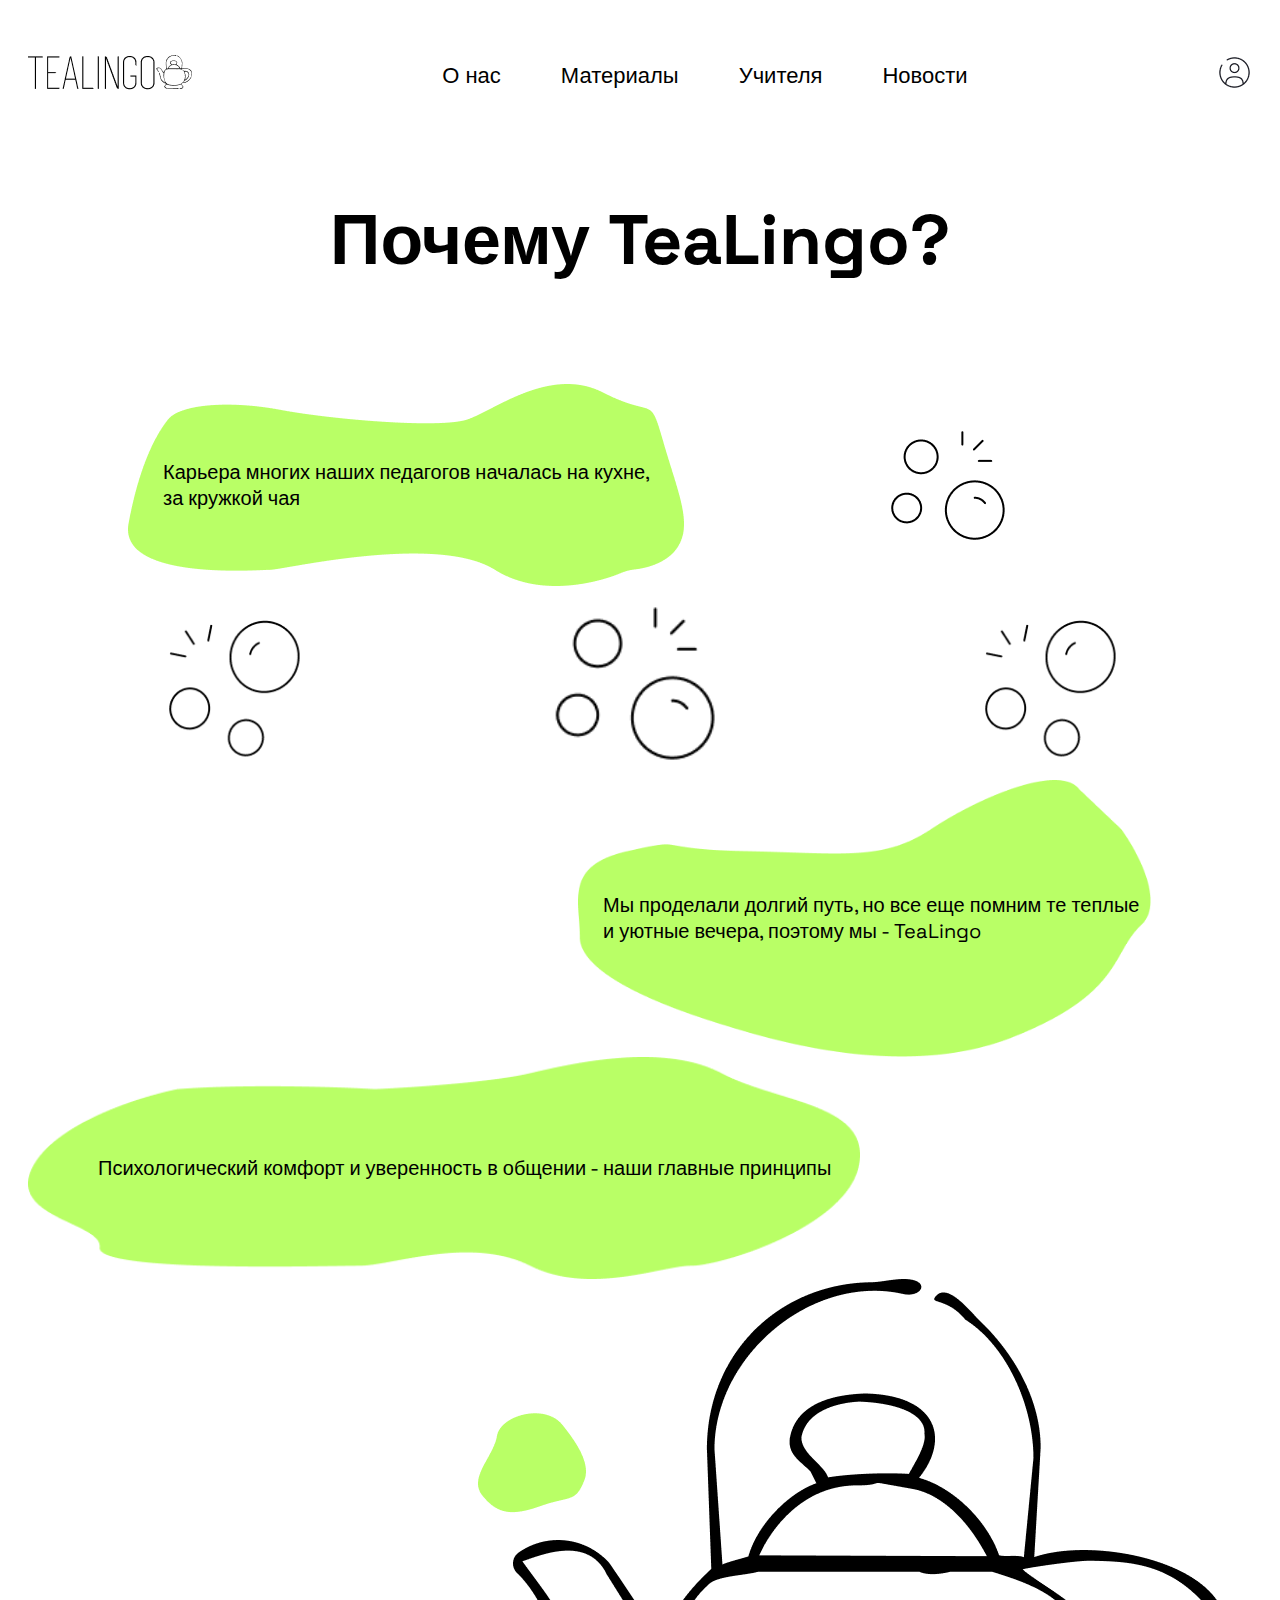
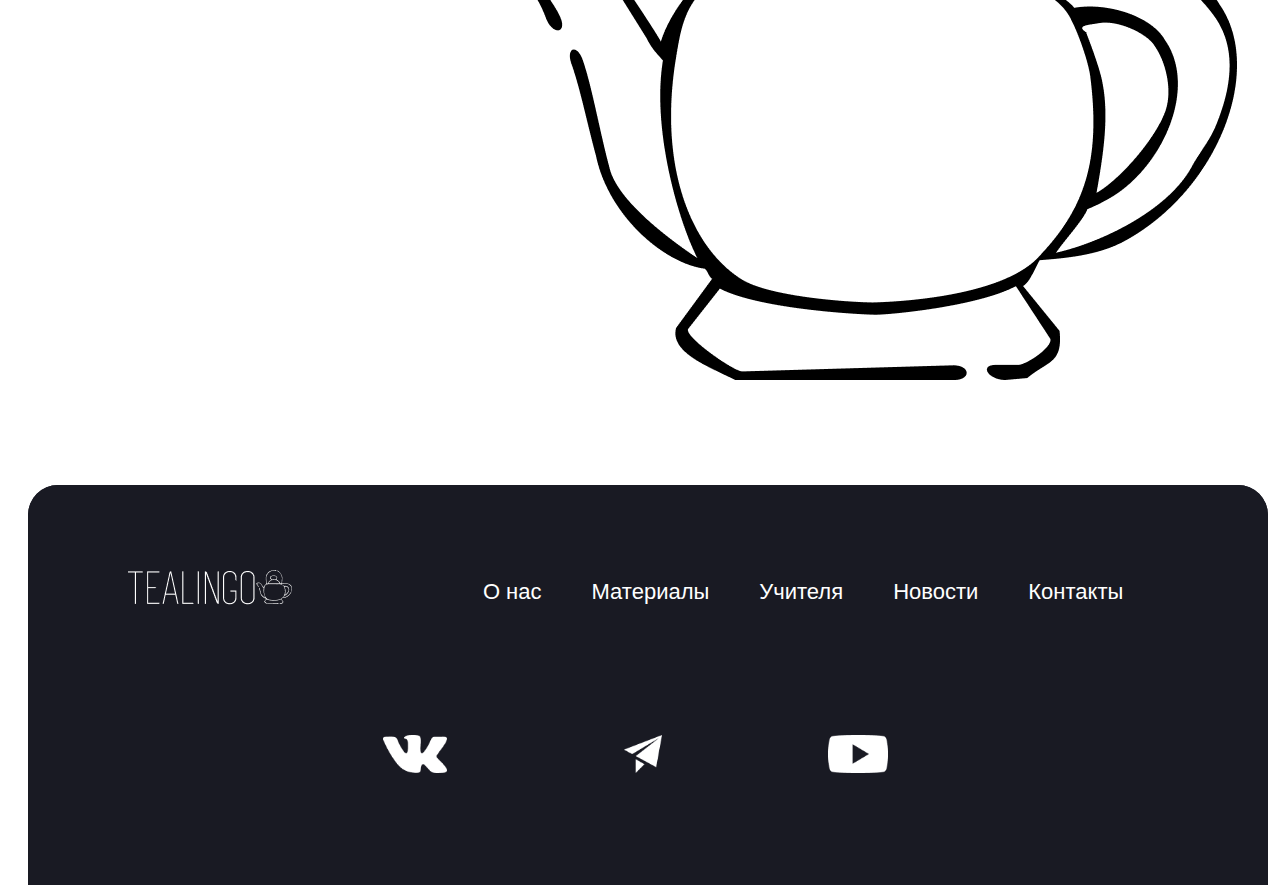
<file: about.html>
<!DOCTYPE html>
<html lang="en">

<head>
    <meta charset="UTF-8">
    <meta name="viewport" content="width=device-width, initial-scale=1.0">
    <title>TeaLingo</title>
    <link rel="preconnect" href="https://fonts.googleapis.com">
    <link rel="preconnect" href="https://fonts.gstatic.com" crossorigin>
    <link href="https://fonts.googleapis.com/css2?family=Space+Grotesk:wght@300..700&display=swap" rel="stylesheet">
    <link rel="stylesheet" href="./css/about.css">
</head>

<body>
    <header class="header">
        <div class="container">
            <div class="header-nav">
                <a href="index.html" class="logo">
                    <img src="./img/logo.png" alt="TeaLingo">
                </a>
                <nav class="nav">
                    <ul class="nav-list">
                        <li class="nav-item">
                            <a href="about.html" class="nav-link">О нас</a>
                        </li>
                        <li class="nav-item">
                            <a href="material.html" class="nav-link">Материалы</a>
                        </li>
                        <li class="nav-item">
                            <a href="teacher.html" class="nav-link">Учителя</a>
                        </li>
                        <li class="nav-item">
                            <a href="news.html" class="nav-link">Новости</a>
                        </li>
                    </ul>
                </nav>
                <ul class="user">
                    <li class="user-item">
                        <a href="#" class="user-link">
                            <img src="./img/user.png" alt="">
                        </a>
                    </li>
                </ul>
            </div>
        </div>
    </header>

    <main class="main">
        <div class="container">
            <h2 class="why">Почему TeaLingo?</h2>
            <div class="puddle-one">
                <img src="./img/puddle_one.png" class="puddle-one-img" alt="">
                <div class="puddle-one-text">Карьера многих наших педагогов началась на кухне,<br>за кружкой чая</div>
                <img src="./img/bubble.png" class="bubble-img-one" alt="">
            </div>
            <img src="./img/bubble_two.png" class="bubble-img-two" alt="">
            <img src="./img/bubble.png" class="bubble-img-two" alt="">
            <img src="./img/bubble_two.png" class="bubble-img-two" alt="">
            <div class="puddle-two">
                <img src="./img/puddle_two.png" class="puddle-two-img" alt="">
                <div class="puddle-two-text">
                    <p>Мы проделали долгий путь, но все еще помним те теплые<br> и уютные вечера,
                        поэтому мы - TeaLingo</p>
                </div>
                
            </div>
            
            <div class="puddle-three">
                <img src="./img/puddle_three.png" class="puddle-three-img" alt="">
                <div class="puddle-three-text">
                    Психологический комфорт и уверенность в общении - наши главные принципы
                </div>
            </div>
            <div class="teapot">
                <img src="./img/teapot.png" alt="">
            </div>
        </div>

    </main>

    <footer class="footer">
        <div class="container">
            <div class="footer-inner">
                <div class="footer-wrapper">
                    <a href="index.html" class="logo-footer">
                        <img src="./img/logo_white.png" alt="TeaLingo">
                    </a>
                    <nav class="nav-footer">
                        <ul class="nav-list-footer">
                            <li class="nav-item-footer">
                                <a href="about.html" class="nav-link-footer">О нас</a>
                            </li>
                            <li class="nav-item-footer">
                                <a href="material.html" class="nav-link-footer">Материалы</a>
                            </li>
                            <li class="nav-item-footer">
                                <a href="teacher.html" class="nav-link-footer">Учителя</a>
                            </li>
                            <li class="nav-item-footer">
                                <a href="news.html" class="nav-link-footer">Новости</a>
                            </li>
                            <li class="nav-item-footer">
                                <a href="#" class="nav-link-footer">Контакты</a>
                            </li>
                        </ul>
                    </nav>
                </div>
                <div class="social-network">
                    <a href="" class="">
                        <img src="./img/vk.png" class="social-icon" alt="">
                    </a>
                    <a href="" class="">
                        <img src="./img/tg.png" class="social-icon" alt="">
                    </a>
                    <a href="" class="">
                        <img src="./img/youtube.png" class="social-icon" alt="">
                    </a>
                </div>
            </div>
        </div>
    </footer>
</body>

</html>
</file>
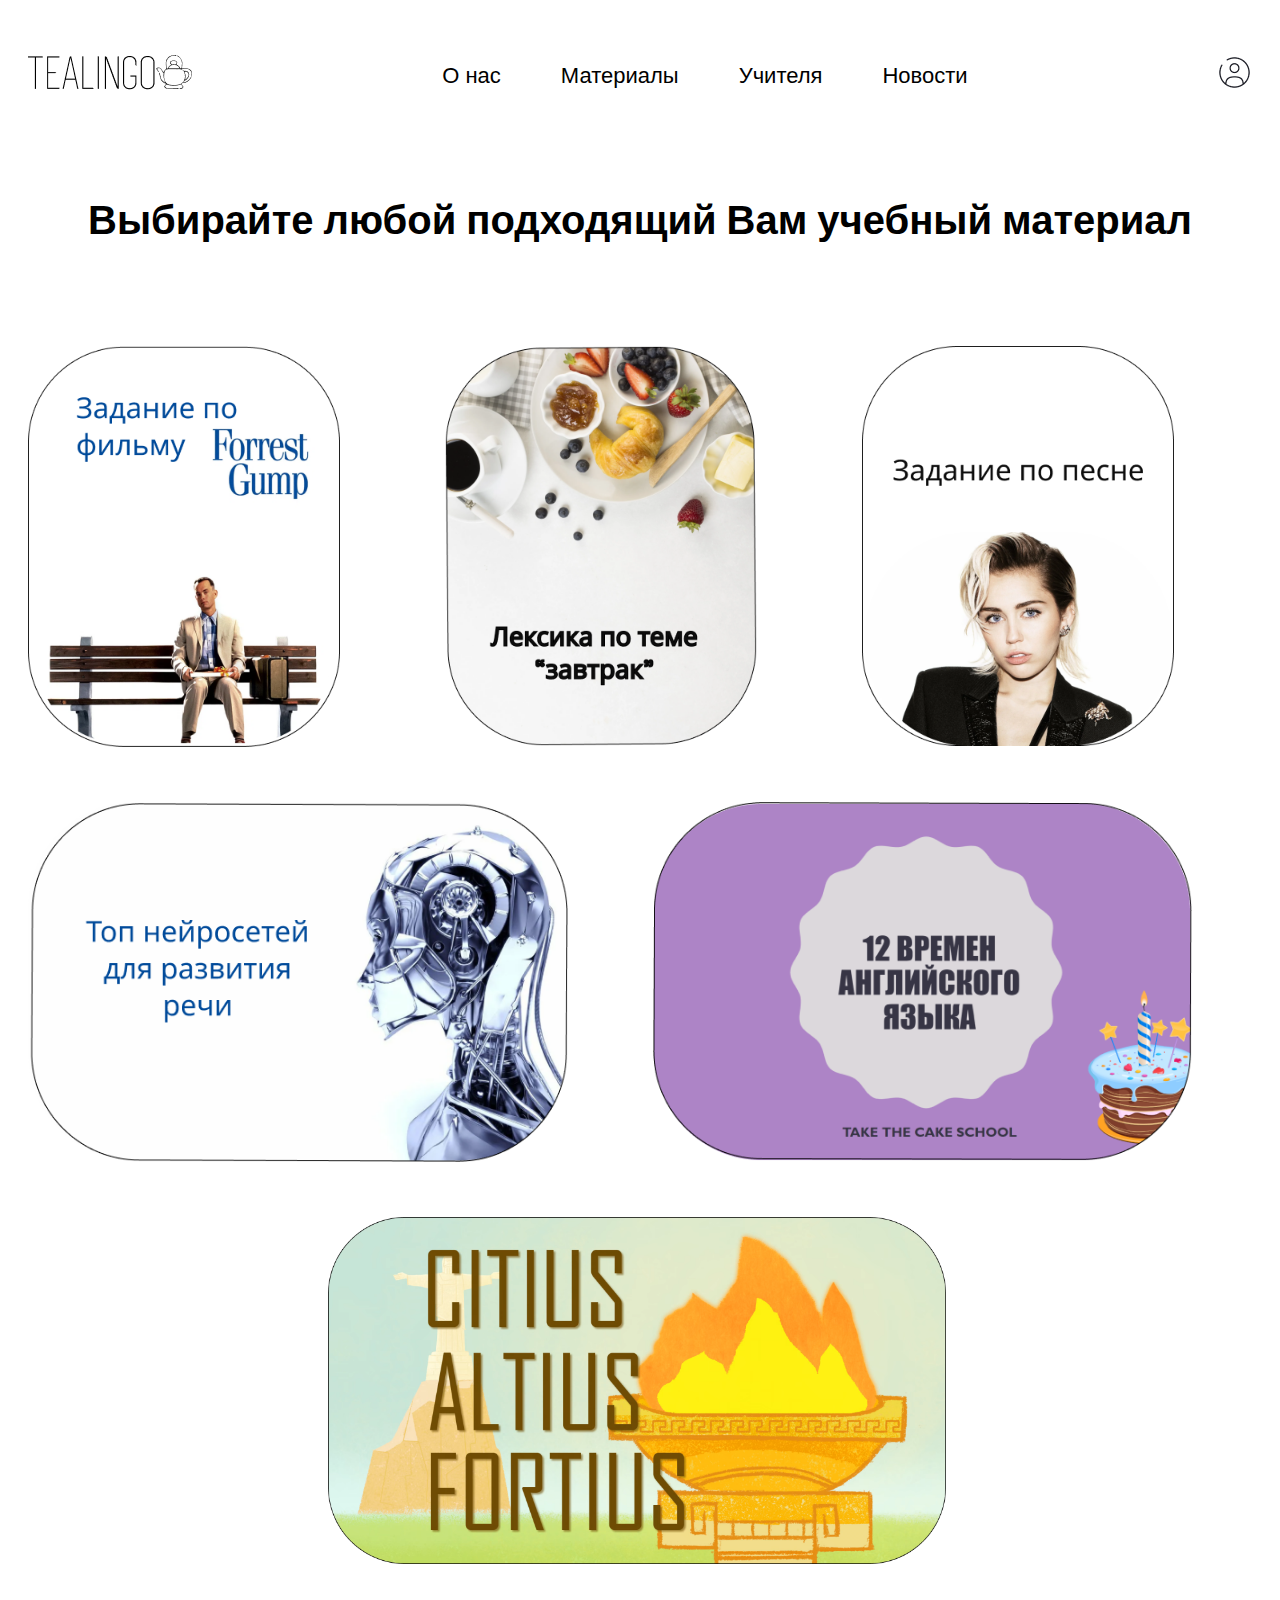
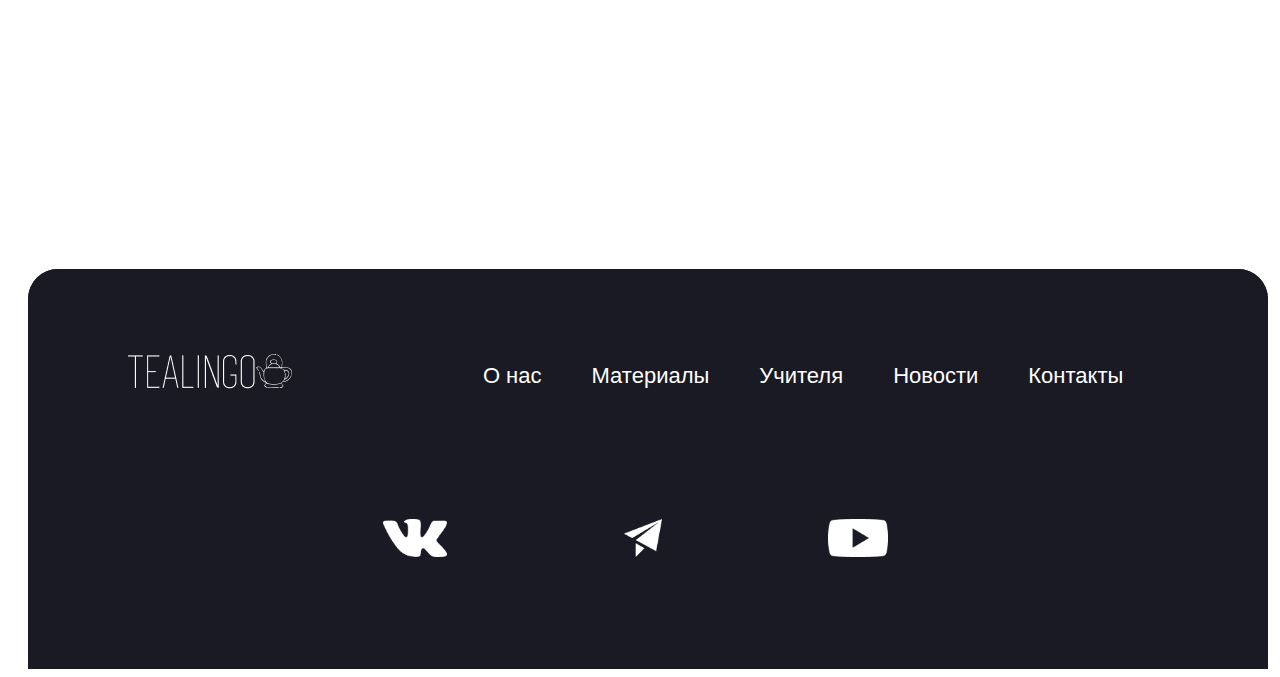
<file: material.html>
<!DOCTYPE html>
<html lang="en">

<head>
    <meta charset="UTF-8">
    <meta name="viewport" content="width=device-width, initial-scale=1.0">
    <title>TeaLingo</title>
    <link rel="preconnect" href="https://fonts.googleapis.com">
    <link rel="preconnect" href="https://fonts.gstatic.com" crossorigin>
    <link href="https://fonts.googleapis.com/css2?family=Space+Grotesk:wght@300..700&display=swap" rel="stylesheet">
    <link rel="stylesheet" href="./css/material.css">
</head>

<body>
    <header class="header">
        <div class="container">
            <div class="header-nav">
                <a href="index.html" class="logo">
                    <img src="./img/logo.png" alt="TeaLingo">
                </a>
                <nav class="nav">
                    <ul class="nav-list">
                        <li class="nav-item">
                            <a href="about.html" class="nav-link">О нас</a>
                        </li>
                        <li class="nav-item">
                            <a href="material.html" class="nav-link">Материалы</a>
                        </li>
                        <li class="nav-item">
                            <a href="teacher.html" class="nav-link">Учителя</a>
                        </li>
                        <li class="nav-item">
                            <a href="news.html" class="nav-link">Новости</a>
                        </li>
                    </ul>
                </nav>
                <ul class="user">
                    <li class="user-item">
                        <a href="#" class="user-link">
                            <img src="./img/user.png" alt="">
                        </a>
                    </li>
                </ul>
            </div>
        </div>
    </header>


    <main class="main">
        <div class="container">
            <h2 class="material-header">Выбирайте любой подходящий Вам учебный материал</h2>
            <div class="material">
                <div class="material-one">
                    <div class="forestGump">
                        <a href="https://drive.google.com/file/d/1omt0y7UHWGxRMgpFKwVzEIAIXzbzYTFF/view" class="forestGump-link">
                            <img src="./img/forest_gump.png" class="forestGump-img"  alt="">
                        </a>
                    </div>
                    <div class="breakfast">
                        <a href="https://drive.google.com/file/d/116mRbEaL5KCyE_wuqeYee7f9VII9IeyI/view">
                            <img src="./img/breakfast.png" class="breakfast-img" alt="">
                        </a>
                    </div>
                    <div class="song">
                        <a href="https://drive.google.com/file/d/1ChKPYSveqdqHY553zCTRvRjA56snAnLI/view">
                            <img src="./img/song.png" class="song-img" alt="">
                        </a>
                    </div>
                </div>
                <div class="material-two">
                    <div class="ai">
                        <a href="https://scipress.ru/philology/articles/vozmozhnosti-iskusstvennogo-intellekta-pri-obuchenii-inostrannym-yazykam.html" class="ai-link">
                            <img src="./img/ai_img.png" class="ai-img" alt="">
                        </a>
                    </div>
                    <div class="times">
                        <a href="https://docs.google.com/presentation/d/1HxKC_Eeq5FWYdOkrlU9kriQKC5xhnDnK/edit?usp=sharing&ouid=106135075922341166966&rtpof=true&sd=true" class="times-link">
                            <img src="./img/times_img.png" class="times-img" alt="">
                        </a>
                    </div>
                </div>
                <div class="sport">
                    <a href="https://www.youtube.com/watch?v=VdHHus8IgYA" class="sport-link">
                        <img src="./img/sport.png" class="sport-img" alt="">
                    </a>
                </div>
            </div>
        </div>
    </main>

    <footer class="footer">
        <div class="container">
            <div class="footer-inner">
                <div class="footer-wrapper">
                    <a href="index.html" class="logo-footer">
                        <img src="./img/logo_white.png" alt="TeaLingo">
                    </a>
                    <nav class="nav-footer">
                        <ul class="nav-list-footer">
                            <li class="nav-item-footer">
                                <a href="about.html" class="nav-link-footer">О нас</a>
                            </li>
                            <li class="nav-item-footer">
                                <a href="material.html" class="nav-link-footer">Материалы</a>
                            </li>
                            <li class="nav-item-footer">
                                <a href="teacher.html" class="nav-link-footer">Учителя</a>
                            </li>
                            <li class="nav-item-footer">
                                <a href="news.html" class="nav-link-footer">Новости</a>
                            </li>
                            <li class="nav-item-footer">
                                <a href="#" class="nav-link-footer">Контакты</a>
                            </li>
                        </ul>
                    </nav>
                </div>
                <div class="social-network">
                    <a href="" class="social-network-link">
                        <img src="./img/vk.png" class="social-icon" alt="">
                    </a>
                    <a href="" class="social-network-link">
                        <img src="./img/tg.png" class="social-icon" alt="">
                    </a>
                    <a href="" class="social-network-link">
                        <img src="./img/youtube.png" class="social-icon" alt="">
                    </a>
                </div>
            </div>
        </div>
    </footer>
</body>

</html>
</file>
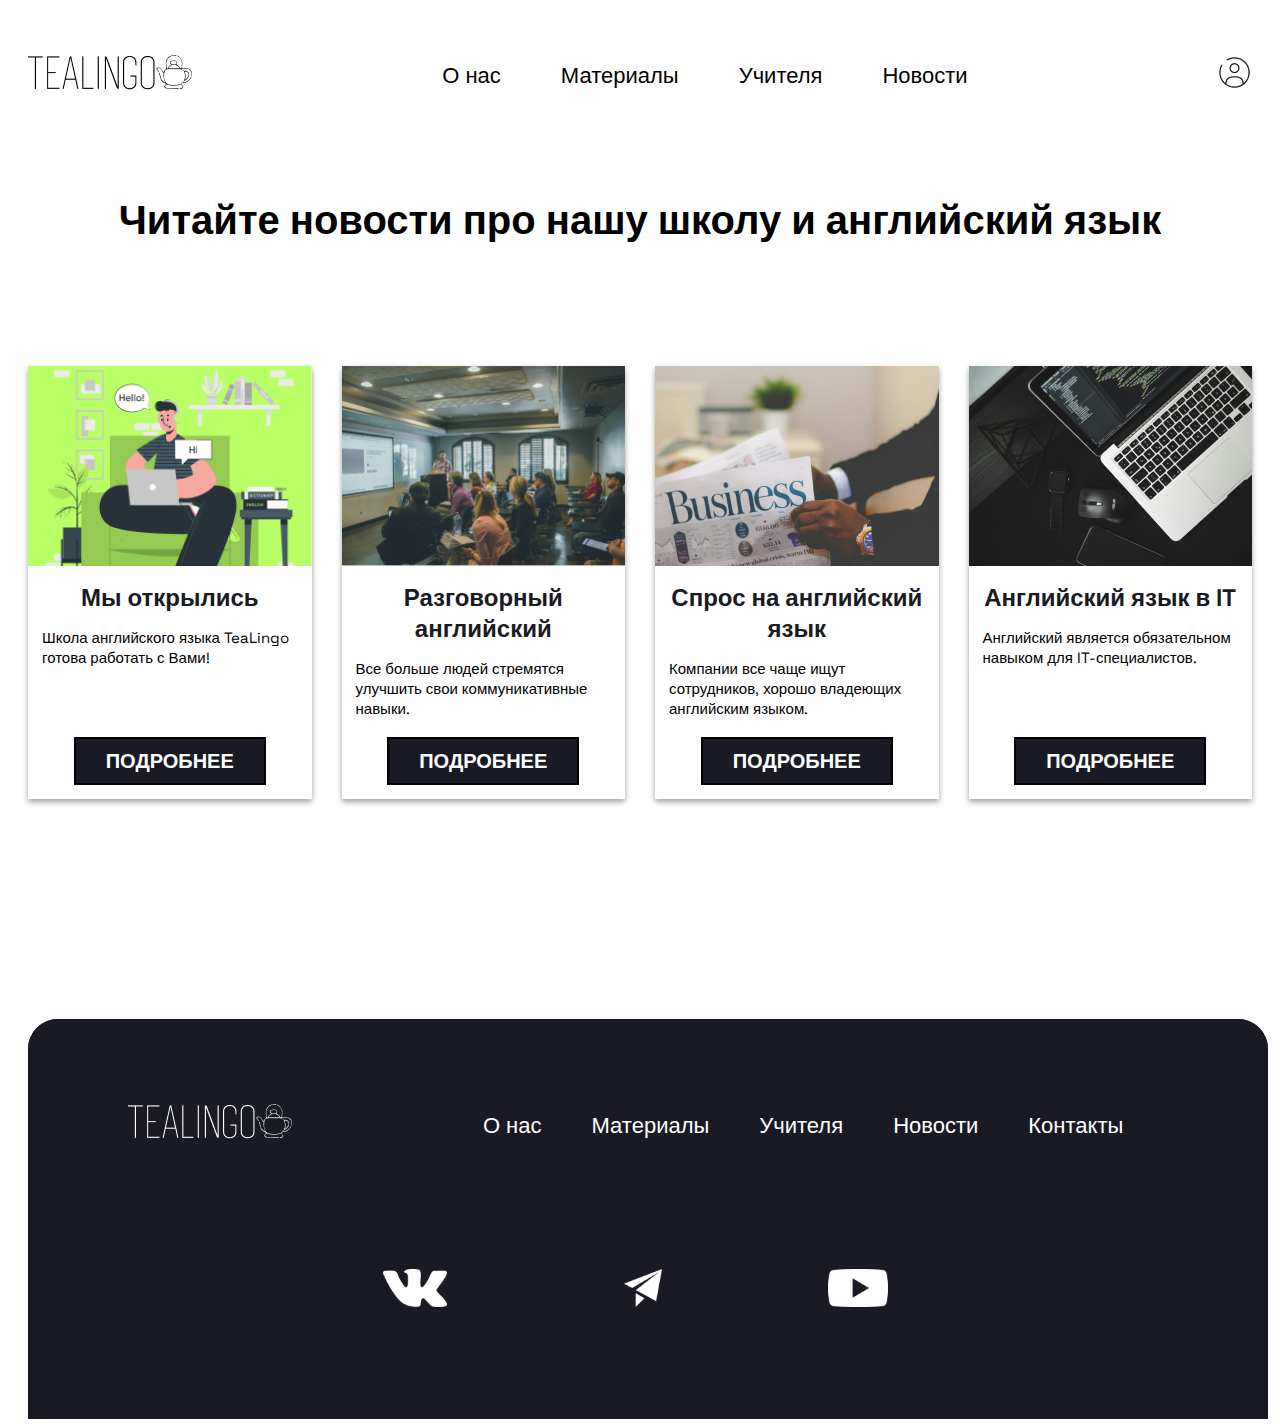
<file: news.html>
<!DOCTYPE html>
<html lang="en">
<head>
    <meta charset="UTF-8">
    <meta name="viewport" content="width=device-width, initial-scale=1.0">
    <title>TeaLingo</title>
    <link rel="preconnect" href="https://fonts.googleapis.com">
    <link rel="preconnect" href="https://fonts.gstatic.com" crossorigin>
    <link href="https://fonts.googleapis.com/css2?family=Space+Grotesk:wght@300..700&display=swap" rel="stylesheet">
    <link rel="stylesheet" href="./css/news.css">
</head>
<body>
    <header class="header">
        <div class="container">
            <div class="header-nav">
                <a href="index.html" class="logo">
                    <img src="./img/logo.png" alt="TeaLingo">
                </a>
                <nav class="nav">
                    <ul class="nav-list">
                        <li class="nav-item">
                            <a href="about.html" class="nav-link">О нас</a>
                        </li>
                        <li class="nav-item">
                            <a href="material.html" class="nav-link">Материалы</a>
                        </li>
                        <li class="nav-item">
                            <a href="teacher.html" class="nav-link">Учителя</a>
                        </li>
                        <li class="nav-item">
                            <a href="news.html" class="nav-link">Новости</a>
                        </li>
                    </ul>
                </nav>
                <ul class="user">
                    <li class="user-item">
                        <a href="#" class="user-link">
                            <img src="./img/user.png" alt="">
                        </a>
                    </li>
                </ul>
            </div>
        </div>
    </header>

    <main>
        <div class="container">
            <h2 class="news-header">Читайте новости про нашу школу и английский язык</h2>
            <section class="grid">
                <article class="grid-item">
                    <div class="image">
                        <img src="./img/news1.png" />
                    </div>
                    <div class="info">
                        <h2><b>Мы открылись</b></h2>
                        <div class="info-text">
                            <p>Школа английского языка TeaLingo готова работать с Вами!</p>
                        </div>
                        <div class="button-wrap">
                            <a class="atuin-btn" href="#">Подробнее</a>
                        </div>
                    </div>
                </article>
                
                <article class="grid-item">
                    <div class="image">
                        <img src="./img/news2.png" />
                    </div>
                    <div class="info">
                        <h2><b>Разговорный английский</b></h2>
                        <div class="info-text">
                            <p>Все больше людей стремятся улучшить свои коммуникативные навыки.</p>
                        </div>
                        <div class="button-wrap">
                            <a class="atuin-btn" href="#link">Подробнее</a>
                        </div>
                    </div>
                </article>  

                <article class="grid-item">
                    <div class="image">
                        <img src="./img/news3.png" />
                    </div>
                    <div class="info">
                        <h2><b>Спрос на английский язык</b></h2>
                        <div class="info-text">
                            <p>Компании все чаще ищут сотрудников, хорошо владеющих английским языком.</p>
                        </div>
                        <div class="button-wrap">
                            <a class="atuin-btn" href="#link">Подробнее</a>
                        </div>
                    </div>
                </article>  

                
                
                <article class="grid-item">
                    <div class="image">
                        <img src="./img/news4.png" />
                    </div>
                    <div class="info">
                        <h2><b>Английский язык в IT</b></h2>
                        <div class="info-text">
                            <p>Английский является обязательном навыком для IT-специалистов.</p>
                        </div>
                        <div class="button-wrap">
                            <a class="atuin-btn" href="#link">Подробнее</a>
                        </div>
                    </div>
                </article>    
            </section>
            </body>
            </html>
        </div>
    </main>

    <footer class="footer">
        <div class="container">
            <div class="footer-inner">
                <div class="footer-wrapper">
                    <a href="index.html" class="logo-footer">
                        <img src="./img/logo_white.png" alt="TeaLingo">
                    </a>
                    <nav class="nav-footer">
                        <ul class="nav-list-footer">
                            <li class="nav-item-footer">
                                <a href="about.html" class="nav-link-footer">О нас</a>
                            </li>
                            <li class="nav-item-footer">
                                <a href="material.html" class="nav-link-footer">Материалы</a>
                            </li>
                            <li class="nav-item-footer">
                                <a href="teacher.html" class="nav-link-footer">Учителя</a>
                            </li>
                            <li class="nav-item-footer">
                                <a href="news.html" class="nav-link-footer">Новости</a>
                            </li>
                            <li class="nav-item-footer">
                                <a href="#" class="nav-link-footer">Контакты</a>
                            </li>
                        </ul>
                    </nav>
                </div>
                <div class="social-network">
                    <a href="" class="social-network-link">
                        <img src="./img/vk.png" class="social-icon" alt="">
                    </a>
                    <a href="" class="social-network-link">
                        <img src="./img/tg.png" class="social-icon" alt="">
                    </a>
                    <a href="" class="social-network-link">
                        <img src="./img/youtube.png" class="social-icon" alt="">
                    </a>
                </div>
            </div>
        </div>
    </footer>
</body>
</html>
</file>
<file: css/about.css>
html {
    box-sizing: border-box;
}

*,
*::before,
*::after {
    box-sizing: inherit;
}

a {
    text-decoration: none;
    color: inherit;
}

ul {
    list-style: none;
}

.container {
    max-width: 1280px;
    margin: 0 auto;
    padding-right: 20px;
    padding-left: 20px;
}

body {
    font-family: "Space Grotesk", sans-serif;
}


/* Шапка-навигация */

.header-nav {
    display: flex;
    justify-content: space-between;
    max-height: 70px;
    align-items: center;
    font-weight: 400;
    font-size: 22px;
    margin-top: 40px;
}

.logo {}

.nav {}

.nav-list {
    display: flex;
    align-items: center;
    gap: 0 60px;
}

.user {
    display: flex;
    align-items: center;
}

.why {
    margin-top: 85px;
    display: flex;
    justify-content: center;
    align-items: center;
    font-size: 70px;
    font-weight: 700;
    margin-bottom: 100px;
}

.puddle-one {
    margin-left: 100px;
    position: relative;
    display: flex;
    align-items: center;
    
}

.puddle-one-text {
    position: absolute;
    margin-left: 35px;
    width: 100%;
    font-size: 20px;
}

.puddle-one-img {}

.puddle-two {
    padding-left: 550px;
    position: relative;
    display: flex;
    align-items: center;
   
}

.puddle-two-text {
    position: absolute;
    margin-left: 25px;
    width: 100%;
    font-size: 20px;
}

.puddle-two-img {
    width: 85%;
}

.puddle-three {
    position: relative;
    display: flex;
    align-items: center;
    
}

.puddle-three-text {
    position: absolute;
    margin-left: 70px;
    width: 100%;
    font-size: 20px;
}

.puddle-three-img {
    width: 68%;
}

.teapot{
    margin-left: 450px;
}

.bubble-img-one{
    margin-left: 200px;
}

.bubble-img-two{
    padding-left: 110px;
    padding-right: 110px;
    width: 33%;
}

.footer-inner {
    margin-top: 100px;
    width: 1240px;
    height: 400px;
    border-top-left-radius: 30px;
    border-top-right-radius: 30px;
    background-color: #191A23;
}

.footer-wrapper{
    color: #fff;
    display: flex;
    width: 1240px;
    height: 100px;
    border-top-left-radius: 30px;
    border-top-right-radius: 30px;
    background-color: #191A23;
    padding-top: 70px;
    padding-left: 100px;
    
}

.logo-footer{
    margin-top: 15px;
    padding-right: 150px;
}

.nav-list-footer {
    display: flex;
    font-size: 22px;
    gap: 0 50px;
}

.nav-footer{
    
}

.social-network{
    margin-top: 150px;
    align-items: center;
    justify-content: center;
    display: flex;
    gap: 150px;
}

.social-icon{
    width: 70%;
}
</file>
<file: css/material.css>
html {
    box-sizing: border-box;
}

*,
*::before,
*::after {
    box-sizing: inherit;
}

a {
    text-decoration: none;
    color: inherit;
}

ul {
    list-style: none;
}

.container {
    max-width: 1280px;
    margin: 0 auto;
    padding-right: 20px;
    padding-left: 20px;
}

body {
    font-family: "Space Grotesk", sans-serif;
}


/* Шапка-навигация */

.header-nav {
    display: flex;
    justify-content: space-between;
    max-height: 70px;
    align-items: center;
    font-weight: 400;
    font-size: 22px;
    margin-top: 40px;
}

.logo {}

.nav {}

.nav-list {
    display: flex;
    align-items: center;
    gap: 0 60px;
}

.user {
    display: flex;
    align-items: center;
}


.material-header {
    margin-top: 85px;
    display: flex;
    justify-content: center;
    align-items: center;
    font-size: 40px;
    font-weight: 700;
    margin-bottom: 100px;
}

.material {

}

.material-one {
    display: flex;
    justify-content: space-between;

}

.forestGump {
    
}

.breakfast{

}

.song{

}

.forestGump-link{}


.breakfast-link{}


.song-link{}


.forestGump-img{
    width: 80%;
}

.breakfast-img{
    width: 80%;
}

.song-img{
    width: 80%;
}

.material-two{
    margin-top: 50px;
    display: flex;
    justify-content: space-between;
}

.ai-img{
    width: 90%;
}

.times-img{
    width: 90%;
}

.sport{
margin-top: 50px;
display: flex;
justify-content: center;
align-items: center;
}

.sport-img{
width: 75%;
padding-left: 300px;
margin-bottom: 100px;
}

.footer-inner {
    margin-top: 200px;
    width: 1240px;
    height: 400px;
    border-top-left-radius: 30px;
    border-top-right-radius: 30px;
    background-color: #191A23;
}

.footer-wrapper{
    color: #fff;
    display: flex;
    width: 1240px;
    height: 100px;
    border-top-left-radius: 30px;
    border-top-right-radius: 30px;
    background-color: #191A23;
    padding-top: 70px;
    padding-left: 100px;
    
}

.logo-footer{
    margin-top: 15px;
    padding-right: 150px;
}

.nav-list-footer {
    display: flex;
    font-size: 22px;
    gap: 0 50px;
}

.nav-footer{
    
}

.social-network{
    margin-top: 150px;
    align-items: center;
    justify-content: center;
    display: flex;
    gap: 150px;
}

.social-icon{
    width: 70%;
}
</file>
<file: css/news.css>
html {
    box-sizing: border-box;
}

*,
*::before,
*::after {
    box-sizing: inherit;
}

a {
    text-decoration: none;
    color: inherit;
}

ul {
    list-style: none;
}

.container {
    max-width: 1280px;
    margin: 0 auto;
    padding-right: 20px;
    padding-left: 20px;
}

body {
    font-family: "Space Grotesk", sans-serif;
}


/* Шапка-навигация */

.header-nav {
    display: flex;
    justify-content: space-between;
    max-height: 70px;
    align-items: center;
    font-weight: 400;
    font-size: 22px;
    margin-top: 40px;
}

.logo {}

.nav {}

.nav-list {
    display: flex;
    align-items: center;
    gap: 0 60px;
}

.user {
    display: flex;
    align-items: center;
}


.news-header{
    margin-top: 85px;
    display: flex;
    justify-content: center;
    align-items: center;
    font-size: 40px;
    font-weight: 700;
    margin-bottom: 100px;
}

.grid {
    margin-top: 100px;
    display: grid;
    grid-template-columns: 1fr 1fr 1fr 1fr;
    column-gap: 30px;
    row-gap: 30px;
    padding: 20px 0;
}
/* Кол-во блоков на разных экранах */
@media only screen and (max-width: 1200px) {
    .grid {
        grid-template-columns: 1fr 1fr 1fr;
    }
}
@media only screen and (max-width: 900px) {
    .grid {
        grid-template-columns: 1fr 1fr;
    }
}
@media only screen and (max-width: 600px) {
    .grid {
        grid-template-columns: 1fr;
    }
}
.grid-item {
    box-shadow: 0 2px 5px rgba(0,0,0,0.2), 0 4px 6px rgba(0,0,0,0.2);
    transition: box-shadow .3s;
    width: 100%;
    height: 100%;  
}
.grid-item .image {
    height: 200px;
    overflow: hidden;
}
.grid-item .info {
    position: relative;
    height: calc(100% - 200px);
    padding: 16px 14px 80px 14px;
}
.grid-item:hover {
    box-shadow: 0 4px 12px rgba(0,0,0,0.2), 0 16px 20px rgba(0,0,0,0.2);
}
.grid-item .image img  {
      transition: transform 280ms ease-in-out;
    display: block;
    width: 100%;
    height: 100%;
    object-fit: cover;    
}
.grid-item:hover .image img  {
    transform: scale(1.1);
}
.info h2 {
    color: #191A23;
    font-size: 24px;
    font-weight: normal;
    margin: 0;
    text-align: center;
}
.info-text p {
    font-size: 15px;
    line-height: 20px;
    margin-bottom: 10px;
}
.info-text p:last-child {
    margin-bottom: 0;
}
.grid-item .button-wrap {
    display: block;
    width: 100%;
    position: absolute;
    bottom: 14px;
    left: 0;
    text-align: center;
}
/* Кнопка подробнее */
.atuin-btn {
    display: inline-flex;
    text-decoration: none;
    position: relative;
    font-size: 20px;
    line-height: 20px;
    padding: 12px 30px;
    color: #FFF;
    font-weight: bold;
    text-transform: uppercase; 
   
    background: #191A23;
    cursor: pointer; 
    border: 2px solid black;
}
.atuin-btn:hover,
.atuin-btn:active,
.atuin-btn:focus {
    color: #FFF;
}
.atuin-btn:after,
.atuin-btn:before {
    position: absolute;
    height: 2px;
    left: 50%;
    background: #191A23;
    bottom: -6px;
    content: "";
    transition: all 280ms ease-in-out;
    width: 0;
}
.atuin-btn:before {
    top: -6px;
}
.atuin-btn:hover:after,
.atuin-btn:hover:before,
.atuin-btn:active:after,
.atuin-btn:active:before,
.atuin-btn:focus:after,
.atuin-btn:focus:before {
    width: 100%;
    left: 0;
}

.footer-inner {
    margin-top: 200px;
    width: 1240px;
    height: 400px;
    border-top-left-radius: 30px;
    border-top-right-radius: 30px;
    background-color: #191A23;
}

.footer-wrapper{
    color: #fff;
    display: flex;
    width: 1240px;
    height: 100px;
    border-top-left-radius: 30px;
    border-top-right-radius: 30px;
    background-color: #191A23;
    padding-top: 70px;
    padding-left: 100px;
    
}

.logo-footer{
    margin-top: 15px;
    padding-right: 150px;
}

.nav-list-footer {
    display: flex;
    font-size: 22px;
    gap: 0 50px;
}

.nav-footer{
    
}

.social-network{
    margin-top: 150px;
    align-items: center;
    justify-content: center;
    display: flex;
    gap: 150px;
}

.social-icon{
    width: 70%;
}
</file>
